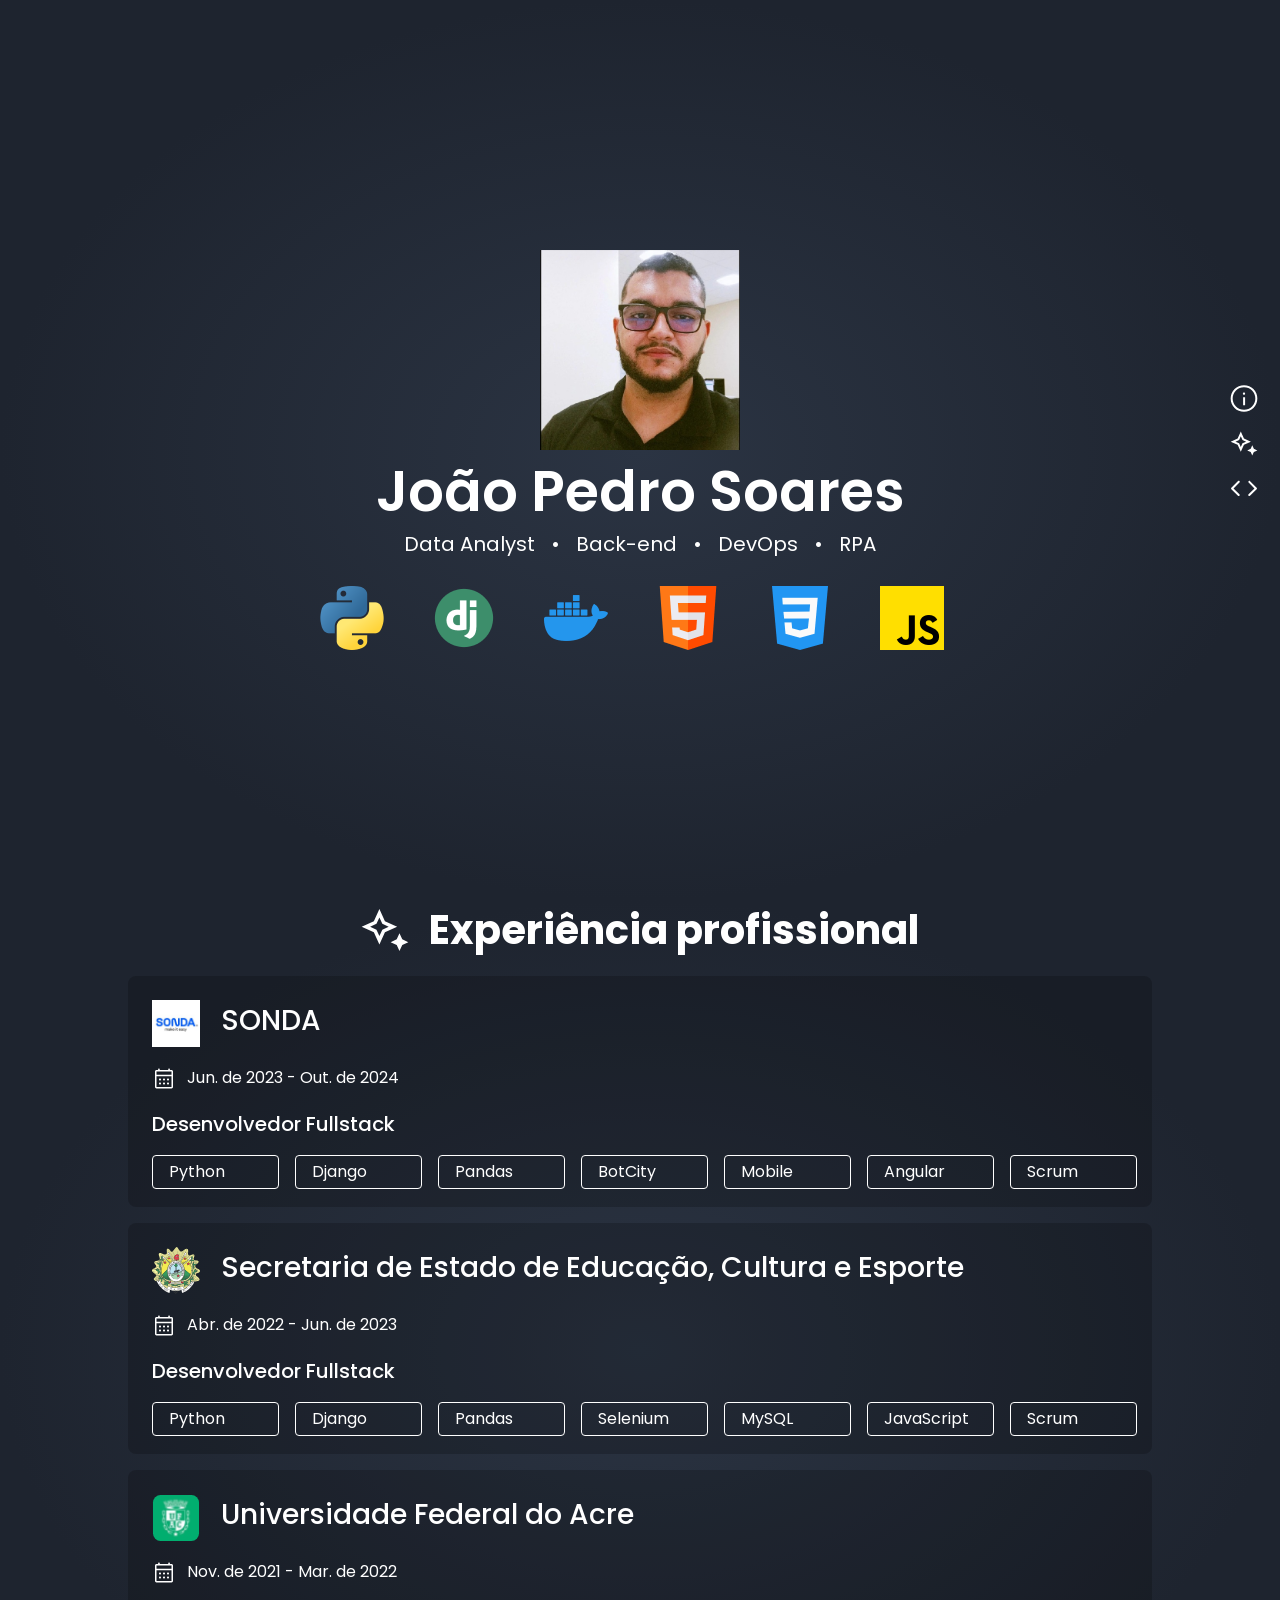
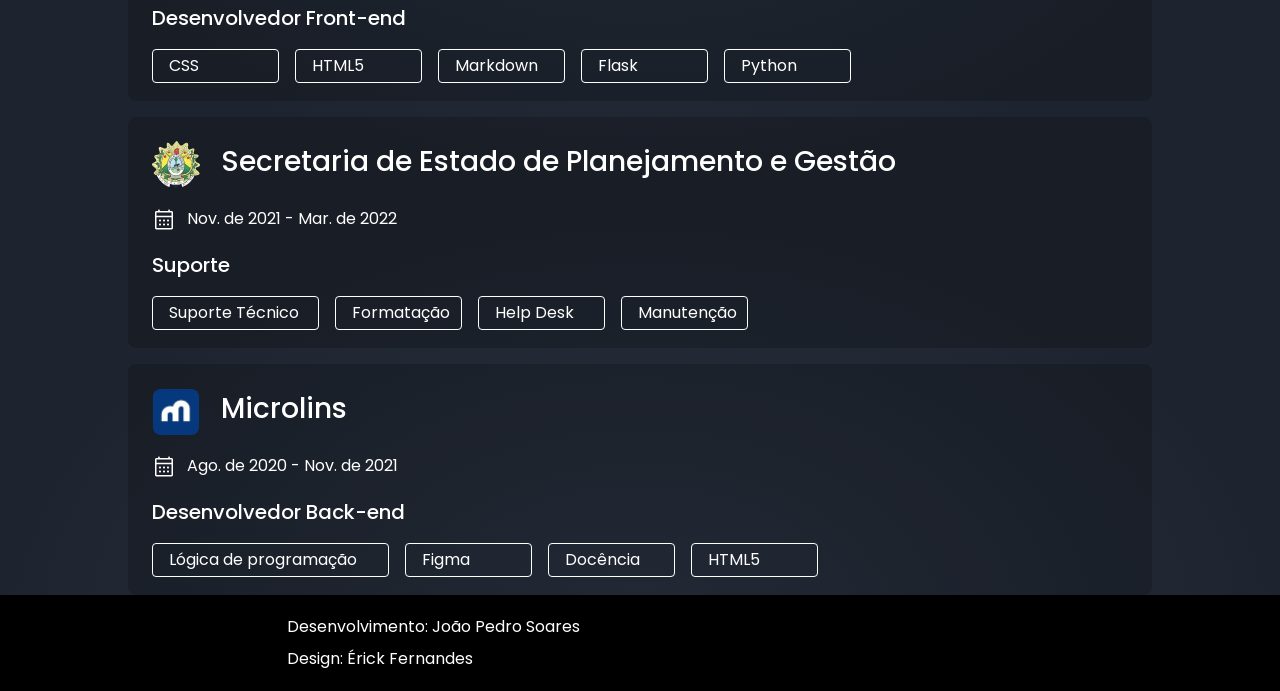
<file: src/interface/html/index.html>
<!DOCTYPE html>
<html lang="pt-br">
    <head>
        <meta charset="UTF-8">
        <title>João Pedro Soares</title>
        <link rel="stylesheet" href="../css/index.css">
        <link rel="stylesheet" href="../css/scrol.css">
        <link rel="stylesheet" href="../css/reset.css">
    </head>
    <body>
        <div class="scroll-menu">
            <ul>
                <li><a class="scroll-target" href="#section-home"><img src="../icons/info_FILL0_wght400_GRAD0_opsz48 (1) 1.svg" alt=""></a></li>
                <li><a class="scroll-target" href="#section-about"><img src="../icons/magic_button_FILL0_wght400_GRAD0_opsz48 1.svg" alt=""></a></li>
                <li><a class="scroll-target" href="#section-experience"><img src="../icons/code_FILL0_wght400_GRAD0_opsz48 (1) 1.svg" alt=""></a></li>
            </ul>
        </div>
        <!-- até aqui ok -->

        <section class="section--home" id="section-home">
            <div>
                <img class="profile" src="../images/eu.png" alt="profile">
                <h1 class="main-title">João Pedro Soares</h1>
                
                <div class="titles">
                    <span>Data Analyst</span>
                    <span>•</span>
                    <span>Back-end</span>
                    <span>•</span>
                    <span>DevOps</span>
                    <span>•</span>
                    <span>RPA</span>
                </div>

                <div class="images">
                    <img src="../images/python.png" alt="python">
                    <img src="../images/pngegg.png" alt="django">
                    <img src="../images/docker.png" alt="docker">
                    <img src="../images/html.png" alt="html">
                    <img src="../images/css-3.png" alt="css">
                    <img src="../images/js.png" alt="javascript">
                </div>
                
            </div>
        </section>
        
        <!-- <section class="second-section" id="section-about">
            <div class="secondary-title white-text">
                <img src="../icons/Vector.svg" alt="icons">
                <h2>Sobre mim</h2>
            </div>
            <div class="white-text long-text">
                <p>Iniciei como Desenvolvedor Back-End, mostrando que sou capacitado para tal, sem ter completado minha formação em Sistemas de Informação e busco me tornar um desenvolvedor FullStack, por almejar novos desafios.</p>
                <p>Buscando sempre por desenvolvimento profissional e pessoal através de desafios. Parto do entendimento que a área da tecnologia a cada minuto se atualiza, requerendo assim que o profissional assuma uma iniciativa mais ativa, baseado nisso busquei me aprofundar e capacitar no ramo da programação.</p>
            </div>
        </section> -->
        
        <section class="second-section" id="section-experience">
            <div class="secondary-title white-text">
                <img src="../icons/Vector-1.svg" alt="icons">
                <h2>Experiência profissional</h2>
            </div>


            <div class="container white-text">
                <div class="teste">
                    <img class="icon" src="../images/sonda.jpg" alt="icon">
                    <p>SONDA</p>
                </div>

                <div class="calendary">
                   <img class="secondary-icon" src="../icons/calendar.svg" alt="calendar">
                   <p>Jun. de 2023 - Out. de 2024</p>
                </div>

                <div>
                    <p class="position">Desenvolvedor Fullstack</p>
                </div>

                <div class="teste1">
                    <div>
                        <p class="skills">Python</p>
                    </div>

                    <div>
                        <p class="skills">Django</p>
                    </div>

                    <div>
                        <p class="skills">Pandas</p>
                    </div>

                    <div>
                        <p class="skills">BotCity</p>
                    </div>

                    <div>
                        <p class="skills">Mobile</p>
                    </div>
                    <div>
                        <p class="skills">Angular</p>
                    </div>
                    <div>
                        <p class="skills">Scrum</p>
                    </div>
                </div>
                
            </div>


            <div class="container white-text">
                <div class="teste">
                    <img class="icon" src="../icons/b.svg" alt="icon">
                    <p>Secretaria de Estado de Educação, Cultura e Esporte</p>
                </div>

                <div class="calendary">
                    <img class="secondary-icon" src="../icons/calendar.svg" alt="calendar">
                    <p>Abr. de 2022 - Jun. de 2023</p>
                </div>

                <div>
                    <p class="position">Desenvolvedor Fullstack</p>
                </div>

                <div class="teste1">
                    <div>
                        <p class="skills">Python</p>
                    </div>

                    <div>
                        <p class="skills">Django</p>
                    </div>

                    <div>
                        <p class="skills">Pandas</p>
                    </div>

                    <div>
                        <p class="skills">Selenium</p>
                    </div>

                    <div>
                        <p class="skills">MySQL</p>
                    </div>

                    <div>
                        <p class="skills">JavaScript</p>
                    </div>
                    <div>
                        <p class="skills">Scrum</p>
                    </div>
                    
                </div>
            </div>



            <div class="container white-text">
                <div class="teste">
                    <img class="icon" src="../icons/ufac.svg" alt="icon">
                    <p>Universidade Federal do Acre</p>
                </div>

                <div class="calendary">
                    <img class="secondary-icon" src="../icons/calendar.svg" alt="calendar">
                    <p>Nov. de 2021 - Mar. de 2022</p>
                </div>

                <div>
                    <p class="position">Desenvolvedor Front-end</p>
                </div>

                <div class="teste1">
                    <div class="skills">
                        <p>CSS</p>
                    </div>

                    <div class="skills">
                        <p>HTML5</p>
                    </div>

                    <div class="skills">
                        <p>Markdown</p>
                    </div>

                    <div class="skills">
                        <p>Flask</p>
                    </div>

                    <div class="skills">
                        <p>Python</p>
                    </div>
                </div>
            </div>



            <div class="container white-text">
                <div class="teste">
                    <img class="icon" src="../icons/b.svg" alt="icon">
                    <p>Secretaria de Estado de Planejamento e Gestão</p>
                </div>

                <div class="calendary">
                    <img class="secondary-icon" src="../icons/calendar.svg" alt="calendar">
                    <p>Nov. de 2021 - Mar. de 2022</p>
                </div>

                <div>
                    <p class="position">Suporte</p>
                </div>

                <div class="teste1">
                    <div class="skills--1">
                        <p>Suporte Técnico</p>
                    </div>

                    <div class="skills">
                        <p>Formatação </p>
                    </div>

                    <div class="skills">
                        <p>Help Desk</p>
                    </div>

                    <div class="skills">
                        <p>Manutenção</p>
                    </div>

                </div>
            </div>


            <div class="container white-text">
                <div class="teste">
                    <img class="icon" src="../icons/microlins.svg" alt="icon">
                    <p>Microlins</p>
                </div>

                <div class="calendary">
                    <img class="secondary-icon" src="../icons/calendar.svg" alt="calendar">
                    <p>Ago. de 2020 - Nov. de 2021</p>
                </div>

                <div>
                    <p class="position">Desenvolvedor Back-end</p>
                </div>

                <div class="teste1">
                    <div class="skills--2">
                        <p>Lógica de programação</p>
                    </div>

                    <div class="skills">
                        <p>Figma</p>
                    </div>

                    <div class="skills">
                        <p>Docência</p>
                    </div>

                    <div class="skills">
                        <p>HTML5</p>
                    </div>

                </div>
            </div>

        </section>
        
        <footer>
            <div class="footer">

                <p class="white-text">Desenvolvimento: João Pedro Soares</h1>
                <p class="white-text">Design: Érick Fernandes</h1>
            </div>
        </footer>
        <script src="../js/main.js"></script>
    </body>
</html>
</file>
<file: src/interface/css/index.css>
@import url('https://fonts.googleapis.com/css2?family=Poppins&display=swap');


:root{
    --main-font: 'Poppins', sans-serif;
}

html, body, .section--home{
    height: 100%;
}

.section--home,.second-section, .third-section{
    display: flex;

}


body{
    background: radial-gradient(50% 50% at 50% 50%, #2B3443 0%, #1E242F 100%);
    font-family: var(--main-font);
    
}

.section--home {
    align-items: center;
    justify-content: center;
    flex-direction: column;
    text-align: center;
}

.titles{
    display: flex;
    width: 40rem;
    gap: 1rem;
    justify-content: center;
    font-size: 20px;
    color: #FFFFFF;
}


.images{
    display: flex;
    gap: 3rem;
    width: 64px;
    height: 64px;
    margin-top: 2rem;
    
}


.main-title{
    font-style: normal;
    text-align: center;
    font-size: 56px;
    font-weight: 600;
    line-height: 84px;
    color:#FFFFFF;
    
}

.profile {
    display: flex;
    align-items: center;
    justify-content: center;
    flex-direction: column;
    text-align: center;
    width: 100%;
    max-width: 200px;
    margin: 0 auto;
}


.white-text{
    color: #FFFFFF;
}

.black-text{
    color: #000000
}


.secondary-title{
    display: flex;
    font-family: var(--main-font);
    font-style: normal;
    font-weight: 500;
    font-size: 40px;
    line-height: 60px;  
    gap: 1.29rem; 

}

.long-text{
    width: 794px;
    height: 270px;

    font-family: 'Poppins';
    font-style: normal;
    font-weight: 400;
    font-size: 20px;
    line-height: 30px;
    text-align: center;
    row-gap: 1rem;
}


.second-section{
    align-items: center;
    justify-content: center;
    flex-direction: column;
    text-align: center;
    line-height: 30px;
    gap: 1rem;
}


.third-section{
    align-items: center;
    justify-content: center;
    flex-direction: column;
    text-align: center;
    line-height: 30px;
    gap: 1rem;
}


.container{
    box-sizing: border-box;
    display: flex;
    flex-direction: column;
    align-items: flex-start;
    padding: 24px;
    gap: 16px;
    width: 1024px;
    height: 230.97px;
    background: rgba(0, 0, 0, 0.2);
    border-radius: 8px;
}



.icon{
    width: 48px;
    height: 47px;
}

.secondary-icon{
    left: 12.5%;
    right: 12.5%;
    top: 8.33%;
    bottom: 8.33%;
}

.teste{
    display: flex;
    font-family: var(--main-font);
    font-style: normal;
    font-weight: 500;
    font-size: 28px;
    line-height: 42px;  
    gap: 1.29rem; 
}


.calendary{
    display: flex;  
    gap: 11px;  
}


.skills, .skills--1, .skills--2{
    box-sizing: border-box;
    display: flex;
    flex-direction: row;
    align-items: center;
    padding: 8px 16px;
    gap: 10px;
    width: 127px;
    height: 34px;
    border: 1px solid #FFFFFF;
    border-radius: 4px;
    text-align: center;
    
}


.skills--1{
    width: 167px;
    height: 34px;
}



.skills--2{
    width: 237px;
    height: 34px;
}


.footer{
    background: #000;
    display: flex;
    padding: 24px 287px;
    flex-direction: column;
    justify-content: center;
    align-items: flex-start;
    gap: 16px;
    align-self: stretch;
}


.teste1{
    display: flex;
    gap: 1rem;
    text-align: center;
    
}


.position{
    font-family: var(--main-font);
    font-size: 20px;
    line-height: 30px;
    font-style: normal;
    font-weight: 500;
}
</file>
<file: src/interface/css/scrol.css>
/* Estilos para o menu lateral */
.scroll-menu {
    position: fixed;
    top: 50%;
    right: 20px;
    transform: translateY(-50%);
    z-index: 9999;
}

.scroll-menu ul {
    list-style-type: none;
    padding: 0;
    margin: 0;
}

.scroll-menu li {
    margin-bottom: 10px;
}

.scroll-menu a {
    text-decoration: none;
    color: #333;
    font-weight: bold;
}

/* Estilos para destacar o link ativo no menu */
.scroll-menu a.active {
    color: #ff0000;
}
</file>
